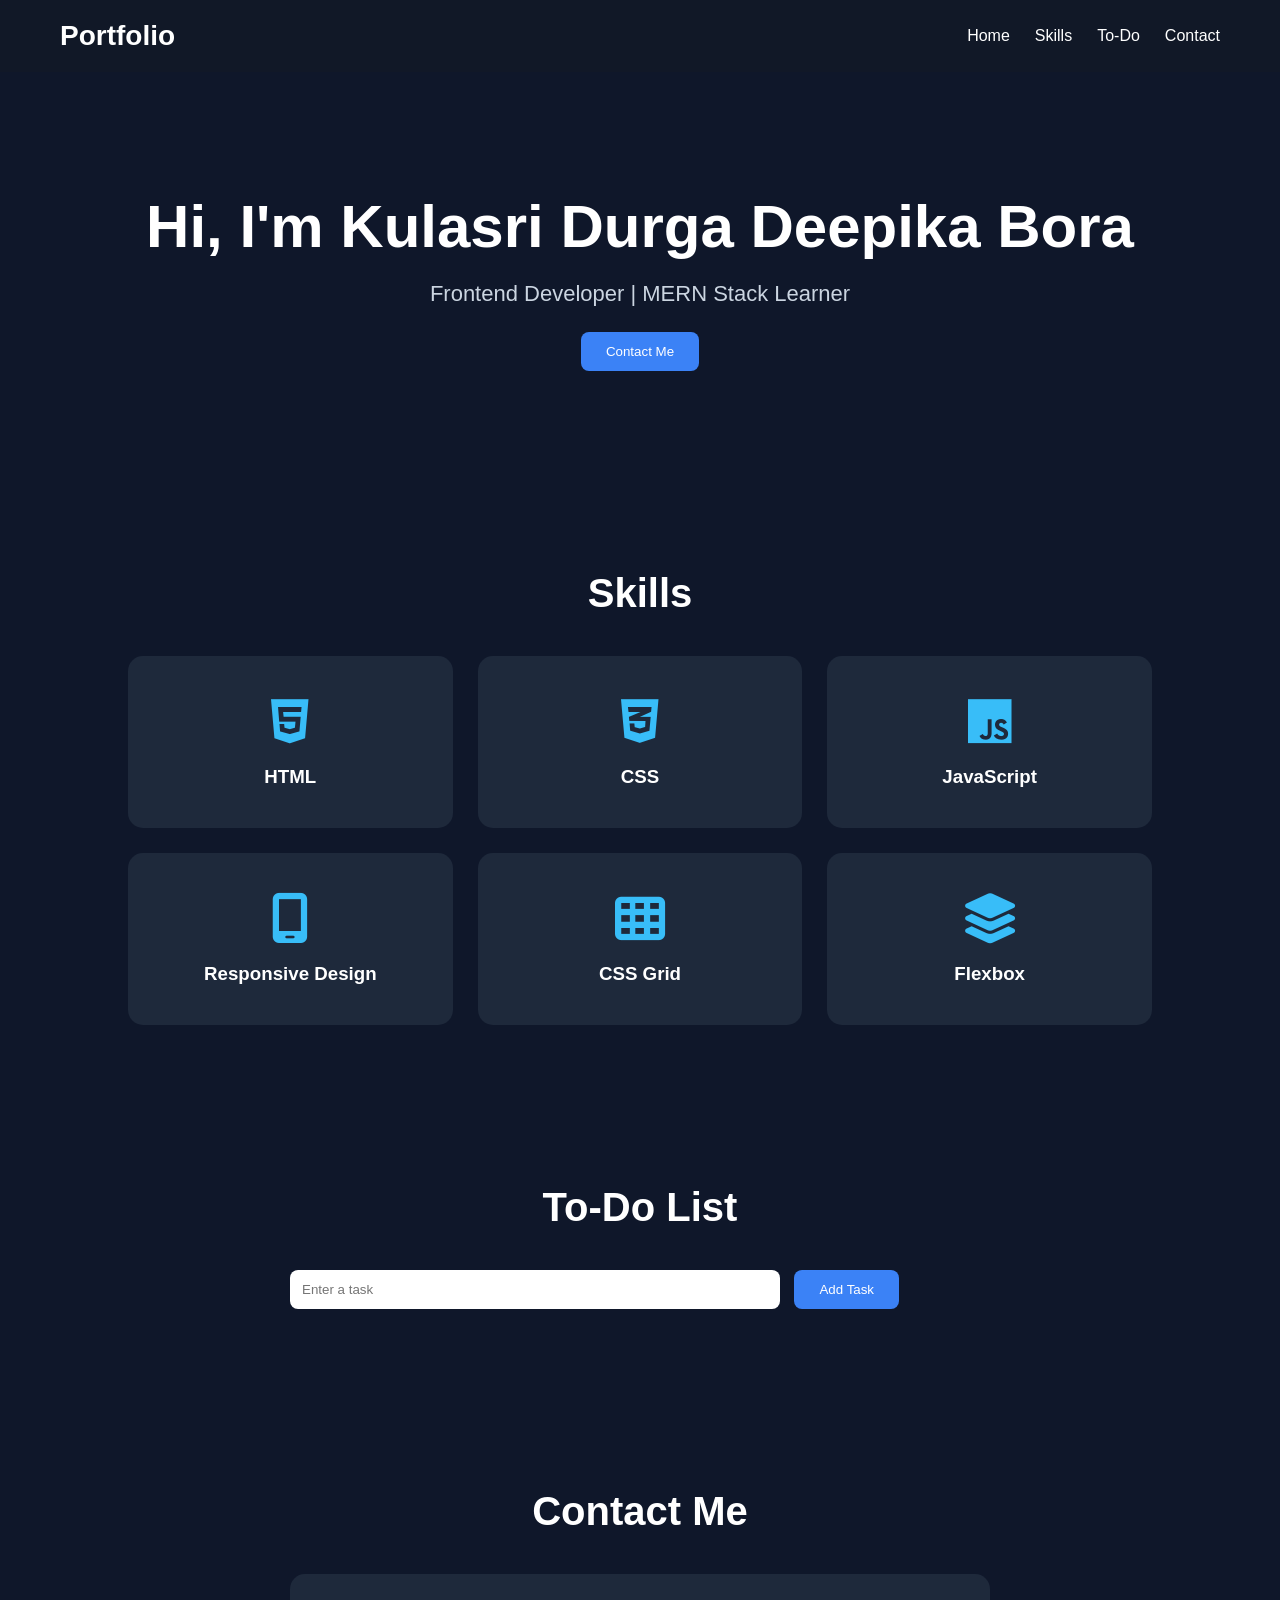
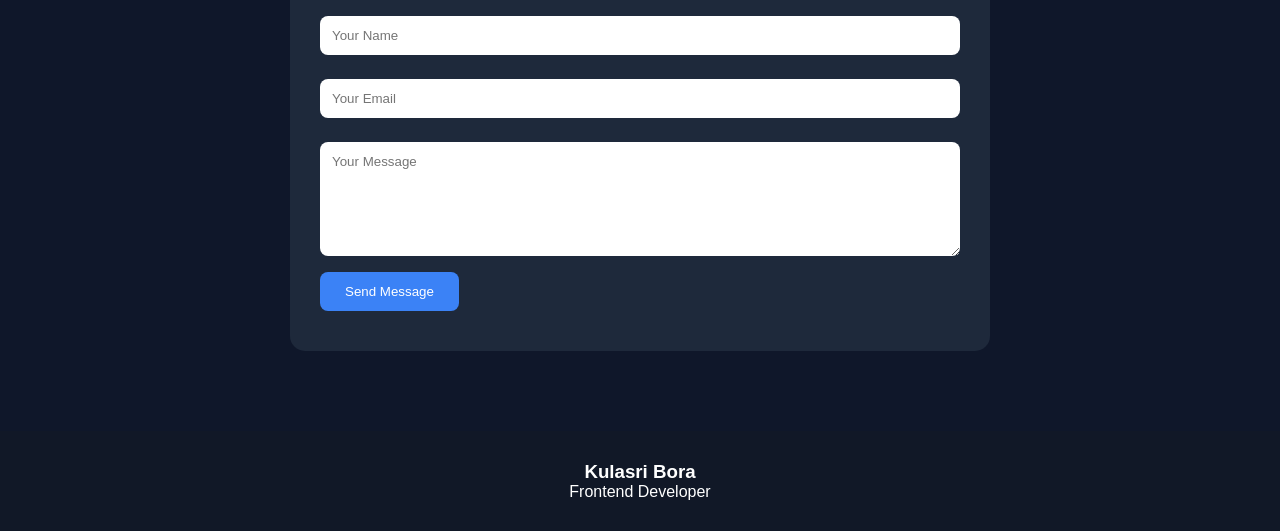
<file: task2/index.html>
<!doctype html>
<html lang="en">
  <head>
    <meta charset="UTF-8" />
    <meta name="viewport" content="width=device-width, initial-scale=1.0" />
    <title>Kulasri Reddy | Portfolio</title>

    <link rel="stylesheet" href="style.css" />

    <link
      rel="stylesheet"
      href="https://cdnjs.cloudflare.com/ajax/libs/font-awesome/6.5.1/css/all.min.css"
    />
  </head>

  <body>
    <!-- Navbar -->

    <nav>
      <div class="logo">Portfolio</div>

      <ul class="nav-links">
        <li><a href="#home">Home</a></li>
        <li><a href="#skills">Skills</a></li>
        <li><a href="#todo">To-Do</a></li>
        <li><a href="#contact">Contact</a></li>
      </ul>
    </nav>

    <!-- Hero Section -->

    <section id="home" class="hero">
      <h1>Hi, I'm Kulasri Durga Deepika Bora</h1>

      <p>Frontend Developer | MERN Stack Learner</p>

      <a href="#contact">
        <button>Contact Me</button>
      </a>
    </section>

    <!-- Skills Section -->

    <section id="skills">
      <h2 class="section-title">Skills</h2>

      <div class="grid-container">
        <div class="card">
          <i class="fa-brands fa-html5"></i>
          <h3>HTML</h3>
        </div>

        <div class="card">
          <i class="fa-brands fa-css3-alt"></i>
          <h3>CSS</h3>
        </div>

        <div class="card">
          <i class="fa-brands fa-js"></i>
          <h3>JavaScript</h3>
        </div>

        <div class="card">
          <i class="fa-solid fa-mobile-screen"></i>
          <h3>Responsive Design</h3>
        </div>

        <div class="card">
          <i class="fa-solid fa-table-cells"></i>
          <h3>CSS Grid</h3>
        </div>

        <div class="card">
          <i class="fa-solid fa-layer-group"></i>
          <h3>Flexbox</h3>
        </div>
      </div>
    </section>

    <!-- To Do List -->

    <section id="todo">
      <h2 class="section-title">To-Do List</h2>

      <div class="todo-container">
        <input type="text" id="taskInput" placeholder="Enter a task" />

        <button onclick="addTask()">Add Task</button>

        <ul id="taskList"></ul>
      </div>
    </section>

    <!-- Contact Form -->

    <section id="contact">
      <h2 class="section-title">Contact Me</h2>

      <div class="contact-container">
        <form id="contactForm">
          <input type="text" id="name" placeholder="Your Name" />

          <input type="email" id="email" placeholder="Your Email" />

          <textarea id="message" rows="6" placeholder="Your Message"></textarea>

          <button type="submit">Send Message</button>

          <p id="error"></p>
        </form>
      </div>
    </section>

    <!-- Footer -->

    <footer>
      <h3>Kulasri Bora</h3>

      <p>Frontend Developer</p>
    </footer>

    <script src="script.js"></script>
  </body>
</html>
</file>
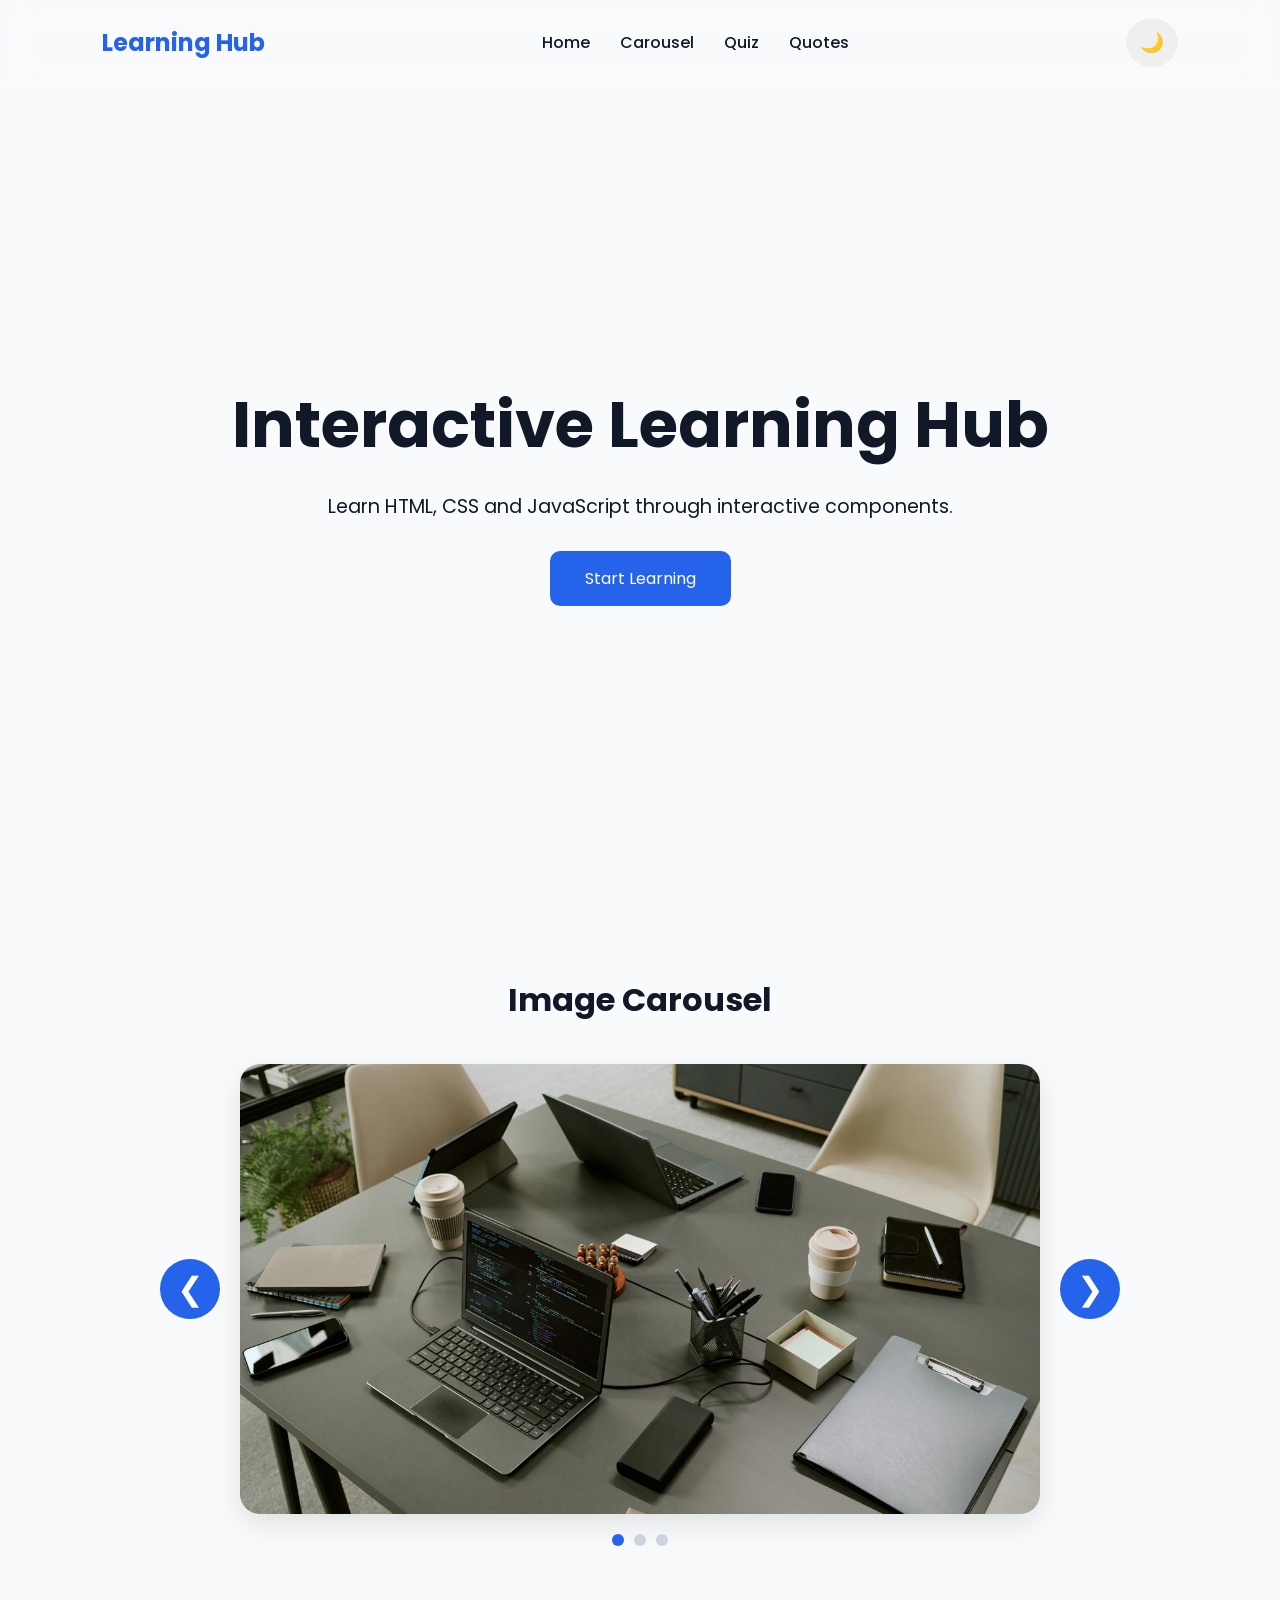
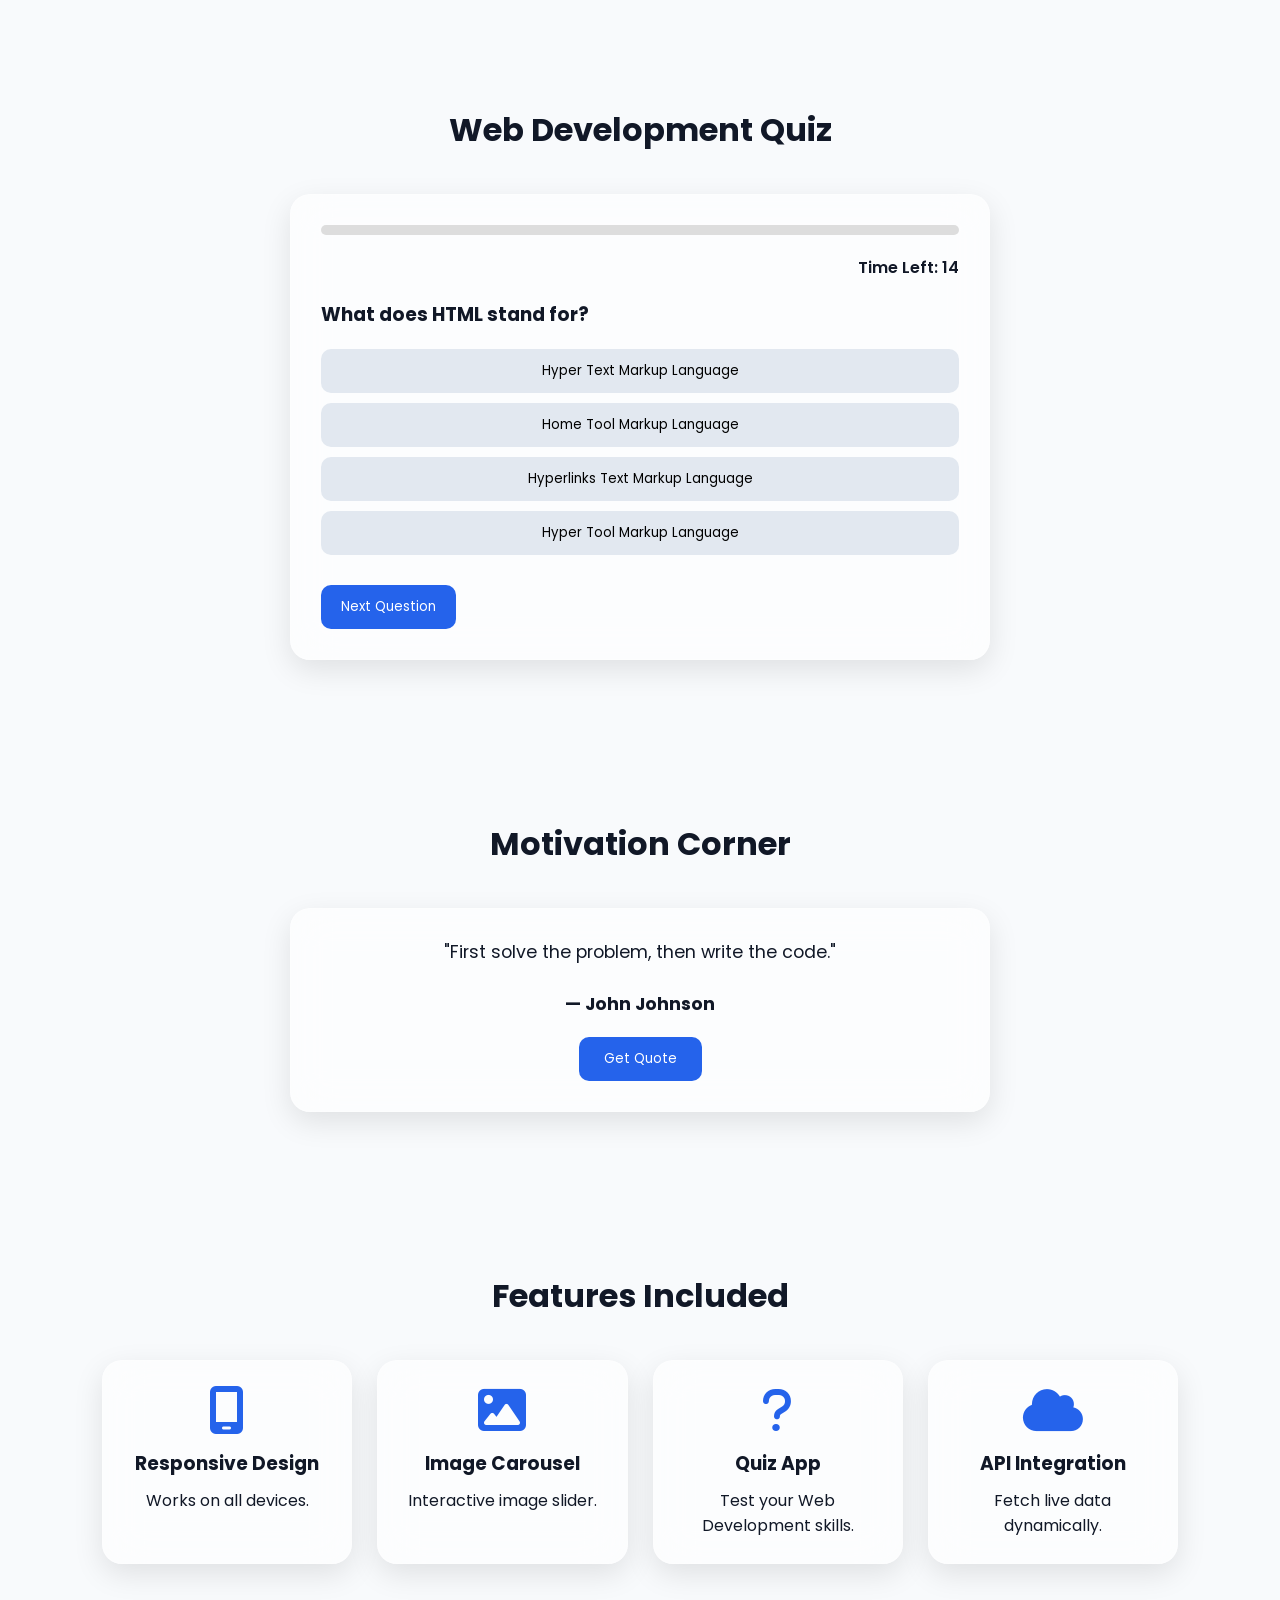
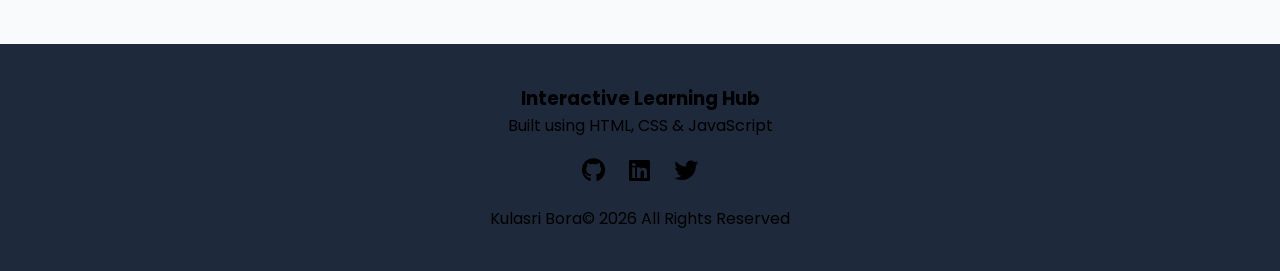
<file: task3/index.html>
<!doctype html>
<html lang="en">
  <head>
    <meta charset="UTF-8" />
    <meta name="viewport" content="width=device-width, initial-scale=1.0" />
    <title>Interactive Learning Hub</title>

    <link rel="stylesheet" href="style.css" />

    <link
      rel="stylesheet"
      href="https://cdnjs.cloudflare.com/ajax/libs/font-awesome/6.5.1/css/all.min.css"
    />
  </head>
  <body>
    <!-- ================= NAVBAR ================= -->

    <nav class="navbar">
      <div class="logo">Learning Hub</div>

      <ul class="nav-links">
        <li>
          <a href="#home">Home</a>
        </li>

        <li>
          <a href="#carousel">Carousel</a>
        </li>

        <li>
          <a href="#quiz">Quiz</a>
        </li>

        <li>
          <a href="#quotes">Quotes</a>
        </li>
      </ul>

      <button id="themeBtn">🌙</button>
    </nav>

    <!-- ================= HERO SECTION ================= -->

    <section id="home" class="hero">
      <h1>Interactive Learning Hub</h1>

      <p>Learn HTML, CSS and JavaScript through interactive components.</p>

      <a href="#quiz" class="hero-btn"> Start Learning </a>
    </section>

    <!-- ================= IMAGE CAROUSEL ================= -->

    <section id="carousel" class="carousel-section">
      <h2>Image Carousel</h2>

      <div class="slider">
        <button id="prevBtn" class="slider-btn">❮</button>

        <img id="slide" src="images/slide1.jpg" alt="carousel image" />

        <button id="nextBtn" class="slider-btn">❯</button>
      </div>

      <div class="dots">
        <span class="dot active"></span>
        <span class="dot"></span>
        <span class="dot"></span>
      </div>
    </section>

    <!-- ================= QUIZ SECTION ================= -->

    <section id="quiz" class="quiz-section">
      <h2>Web Development Quiz</h2>

      <div class="quiz-container">
        <div class="progress">
          <div id="progressBar"></div>
        </div>

        <div class="timer">
          Time Left:
          <span id="timer"> 15 </span>
        </div>

        <h3 id="question">Question appears here</h3>

        <div id="options"></div>

        <button id="nextQuestion">Next Question</button>

        <h3 id="score"></h3>
      </div>
    </section>

    <!-- ================= QUOTES API ================= -->

    <section id="quotes" class="quote-section">
      <h2>Motivation Corner</h2>

      <div class="quote-card">
        <p id="quoteText">Click below to get a quote.</p>

        <button id="quoteBtn">Get Quote</button>
      </div>
    </section>

    <!-- ================= FEATURES SECTION ================= -->

    <section class="features">
      <h2>Features Included</h2>

      <div class="feature-grid">
        <div class="card">
          <i class="fa-solid fa-mobile-screen"></i>
          <h3>Responsive Design</h3>
          <p>Works on all devices.</p>
        </div>

        <div class="card">
          <i class="fa-solid fa-image"></i>
          <h3>Image Carousel</h3>
          <p>Interactive image slider.</p>
        </div>

        <div class="card">
          <i class="fa-solid fa-question"></i>
          <h3>Quiz App</h3>
          <p>Test your Web Development skills.</p>
        </div>

        <div class="card">
          <i class="fa-solid fa-cloud"></i>
          <h3>API Integration</h3>
          <p>Fetch live data dynamically.</p>
        </div>
      </div>
    </section>

    <!-- ================= FOOTER ================= -->

    <footer>
      <h3>Interactive Learning Hub</h3>

      <p>Built using HTML, CSS & JavaScript</p>

      <div class="social-icons">
        <i class="fa-brands fa-github"></i>

        <i class="fa-brands fa-linkedin"></i>

        <i class="fa-brands fa-twitter"></i>
      </div>

      <p>Kulasri Bora© 2026 All Rights Reserved</p>
    </footer>

    <script src="script.js"></script>
  </body>
</html>
</file>
<file: task2/style.css>
*{
    margin:0;
    padding:0;
    box-sizing:border-box;
    scroll-behavior:smooth;
    font-family:'Segoe UI',sans-serif;
}

body{
    background:#0f172a;
    color:white;
}

/* Navbar */

nav{
    display:flex;
    justify-content:space-between;
    align-items:center;

    padding:20px 60px;

    background:#111827;

    position:sticky;
    top:0;

    z-index:100;
}

.logo{
    font-size:28px;
    font-weight:bold;
}

.nav-links{
    display:flex;
    list-style:none;
    gap:25px;
}

.nav-links a{
    color:white;
    text-decoration:none;
}

.nav-links a:hover{
    color:#38bdf8;
}

/* Hero */

.hero{
    text-align:center;
    padding:120px 20px;
}

.hero h1{
    font-size:60px;
    margin-bottom:20px;
}

.hero p{
    font-size:22px;
    color:#cbd5e1;
}

.hero button{
    margin-top:25px;
}

/* Buttons */

button{
    background:#3b82f6;
    color:white;
    border:none;

    padding:12px 25px;

    border-radius:8px;

    cursor:pointer;

    transition:.3s;
}

button:hover{
    background:#2563eb;
}

/* Section */

.section-title{
    text-align:center;
    font-size:40px;
    margin-bottom:40px;
}

section{
    padding:80px 10%;
}

/* Grid */

.grid-container{
    display:grid;

    grid-template-columns:
    repeat(3,1fr);

    gap:25px;
}

.card{
    background:#1e293b;

    padding:40px;

    border-radius:15px;

    text-align:center;

    transition:.3s;
}

.card:hover{
    transform:translateY(-10px);
}

.card i{
    font-size:50px;
    color:#38bdf8;
    margin-bottom:20px;
}

/* Todo */

.todo-container{
    max-width:700px;
    margin:auto;
}

.todo-container input{
    width:70%;
    padding:12px;
    border:none;
    border-radius:8px;
}

.todo-container button{
    margin-left:10px;
}

#taskList{
    margin-top:20px;
}

#taskList li{
    background:#1e293b;

    margin:10px 0;

    padding:12px;

    border-radius:8px;

    display:flex;

    justify-content:space-between;

    align-items:center;
}

/* Contact */

.contact-container{
    max-width:700px;
    margin:auto;
}

form{
    background:#1e293b;

    padding:30px;

    border-radius:15px;
}

form input,
form textarea{
    width:100%;

    padding:12px;

    margin:12px 0;

    border:none;

    border-radius:8px;
}

#error{
    color:#ef4444;
    margin-top:10px;
}

/* Footer */

footer{
    text-align:center;

    padding:30px;

    background:#111827;
}

/* Responsive */

@media(max-width:768px){

    nav{
        flex-direction:column;
        gap:15px;
    }

    .hero h1{
        font-size:40px;
    }

    .grid-container{
        grid-template-columns:1fr;
    }

    .todo-container input{
        width:100%;
        margin-bottom:10px;
    }

    .todo-container button{
        margin-left:0;
    }
}
</file>
<file: task3/style.css>
/* =========================
   GOOGLE FONT
========================= */

@import url('https://fonts.googleapis.com/css2?family=Poppins:wght@300;400;500;600;700&display=swap');

/* =========================
   ROOT VARIABLES
========================= */

:root{
    --primary:#2563eb;
    --secondary:#1e293b;
    --bg:#f8fafc;
    --card-bg:rgba(255,255,255,0.6);
    --text:#111827;
    --white:#ffffff;
    --shadow:0 10px 30px rgba(0,0,0,0.1);
}

/* =========================
   DARK MODE VARIABLES
========================= */

body.dark{
    --bg:#0f172a;
    --card-bg:rgba(30,41,59,0.7);
    --text:#f8fafc;
    --secondary:#f8fafc;
}

/* =========================
   GLOBAL RESET
========================= */

*{
    margin:0;
    padding:0;
    box-sizing:border-box;
    scroll-behavior:smooth;
    font-family:'Poppins',sans-serif;
}

body{
    background:var(--bg);
    color:var(--text);
    transition:.4s;
}

/* =========================
   NAVBAR
========================= */

.navbar{
    position:sticky;
    top:0;
    z-index:1000;

    display:flex;
    justify-content:space-between;
    align-items:center;

    padding:18px 8%;
    backdrop-filter:blur(15px);

    background:rgba(255,255,255,0.15);

    border-bottom:1px solid rgba(255,255,255,0.2);
}

.logo{
    font-size:1.5rem;
    font-weight:700;
    color:var(--primary);
}

.nav-links{
    display:flex;
    gap:30px;
    list-style:none;
}

.nav-links a{
    text-decoration:none;
    color:var(--text);
    font-weight:500;
    transition:.3s;
}

.nav-links a:hover{
    color:var(--primary);
}

#themeBtn{
    border:none;
    cursor:pointer;
    font-size:1.2rem;

    padding:10px 14px;
    border-radius:50%;
}

/* =========================
   HERO SECTION
========================= */

.hero{
    min-height:90vh;

    display:flex;
    flex-direction:column;
    justify-content:center;
    align-items:center;

    text-align:center;
    padding:20px;
}

.hero h1{
    font-size:4rem;
    margin-bottom:20px;
}

.hero p{
    max-width:700px;
    font-size:1.2rem;
    margin-bottom:30px;
}

.hero-btn{
    text-decoration:none;
    color:white;
    background:var(--primary);

    padding:15px 35px;
    border-radius:10px;

    transition:.3s;
}

.hero-btn:hover{
    transform:translateY(-4px);
}

/* =========================
   SECTION COMMON
========================= */

section{
    padding:80px 8%;
}

section h2{
    text-align:center;
    margin-bottom:40px;
    font-size:2rem;
}

/* =========================
   GLASSMORPHISM
========================= */

.quiz-container,
.quote-card,
.card{
    background:var(--card-bg);

    backdrop-filter:blur(20px);

    border:1px solid rgba(255,255,255,0.2);

    border-radius:20px;

    box-shadow:var(--shadow);
}

/* =========================
   CAROUSEL
========================= */

.slider{
    display:flex;
    justify-content:center;
    align-items:center;
    gap:20px;
}

.slider img{
    width:800px;
    max-width:100%;

    height:450px;

    object-fit:cover;

    border-radius:20px;

    box-shadow:var(--shadow);
}

.slider-btn{
    border:none;
    cursor:pointer;

    font-size:2rem;

    width:60px;
    height:60px;

    border-radius:50%;

    background:var(--primary);
    color:white;
}

.dots{
    display:flex;
    justify-content:center;
    margin-top:20px;
    gap:10px;
}

.dot{
    width:12px;
    height:12px;
    border-radius:50%;
    background:#cbd5e1;
}

.active{
    background:var(--primary);
}

/* =========================
   QUIZ
========================= */

.quiz-container{
    max-width:700px;
    margin:auto;
    padding:30px;
}

.progress{
    width:100%;
    height:10px;
    background:#ddd;

    border-radius:20px;
    overflow:hidden;
}

#progressBar{
    width:0%;
    height:100%;
    background:var(--primary);

    transition:.3s;
}

.timer{
    margin:20px 0;
    font-weight:600;
    text-align:right;
}

#question{
    margin-bottom:20px;
}

.option-btn{
    display:block;

    width:100%;

    margin:10px 0;

    padding:12px;

    border:none;

    cursor:pointer;

    border-radius:10px;

    background:#e2e8f0;

    transition:.3s;
}

.option-btn:hover{
    background:var(--primary);
    color:white;
}

#nextQuestion{
    margin-top:20px;

    padding:12px 20px;

    border:none;

    cursor:pointer;

    border-radius:10px;

    background:var(--primary);
    color:white;
}

/* =========================
   QUOTES
========================= */

.quote-card{
    max-width:700px;
    margin:auto;
    padding:30px;
    text-align:center;
}

#quoteText{
    font-size:1.1rem;
    margin-bottom:20px;
}

#quoteBtn{
    padding:12px 25px;

    border:none;

    cursor:pointer;

    border-radius:10px;

    background:var(--primary);
    color:white;
}

/* =========================
   FEATURES
========================= */

.feature-grid{
    display:grid;

    grid-template-columns:
    repeat(auto-fit,minmax(250px,1fr));

    gap:25px;
}

.card{
    padding:25px;
    text-align:center;

    transition:.3s;
}

.card:hover{
    transform:translateY(-8px);
}

.card i{
    font-size:3rem;
    color:var(--primary);
    margin-bottom:15px;
}

.card h3{
    margin-bottom:10px;
}

/* =========================
   FOOTER
========================= */

footer{
    text-align:center;
    padding:40px 20px;

    background:var(--secondary);
    color:black;
}

.social-icons{
    margin:20px 0;
}

.social-icons i{
    font-size:1.5rem;
    margin:0 10px;
    cursor:pointer;
}

/* =========================
   ANIMATIONS
========================= */

@keyframes fadeIn{
    from{
        opacity:0;
        transform:translateY(20px);
    }

    to{
        opacity:1;
        transform:translateY(0);
    }
}

.hero,
.carousel-section,
.quiz-section,
.quote-section,
.features{
    animation:fadeIn 1s ease;
}

/* =========================
   RESPONSIVE TABLET
========================= */

@media(max-width:992px){

    .hero h1{
        font-size:3rem;
    }

    .slider img{
        height:350px;
    }
}

/* =========================
   RESPONSIVE MOBILE
========================= */

@media(max-width:768px){

    .navbar{
        flex-direction:column;
        gap:15px;
    }

    .nav-links{
        flex-direction:column;
        text-align:center;
        gap:10px;
    }

    .hero h1{
        font-size:2.3rem;
    }

    .hero p{
        font-size:1rem;
    }

    .slider{
        flex-direction:column;
    }

    .slider img{
        height:250px;
    }

    section{
        padding:60px 5%;
    }

    .feature-grid{
        grid-template-columns:1fr;
    }
}

/* =========================
   EXTRA SMALL DEVICES
========================= */

@media(max-width:480px){

    .hero h1{
        font-size:2rem;
    }

    .slider-btn{
        width:50px;
        height:50px;
        font-size:1.5rem;
    }

    .quiz-container,
    .quote-card{
        padding:20px;
    }
}
</file>
